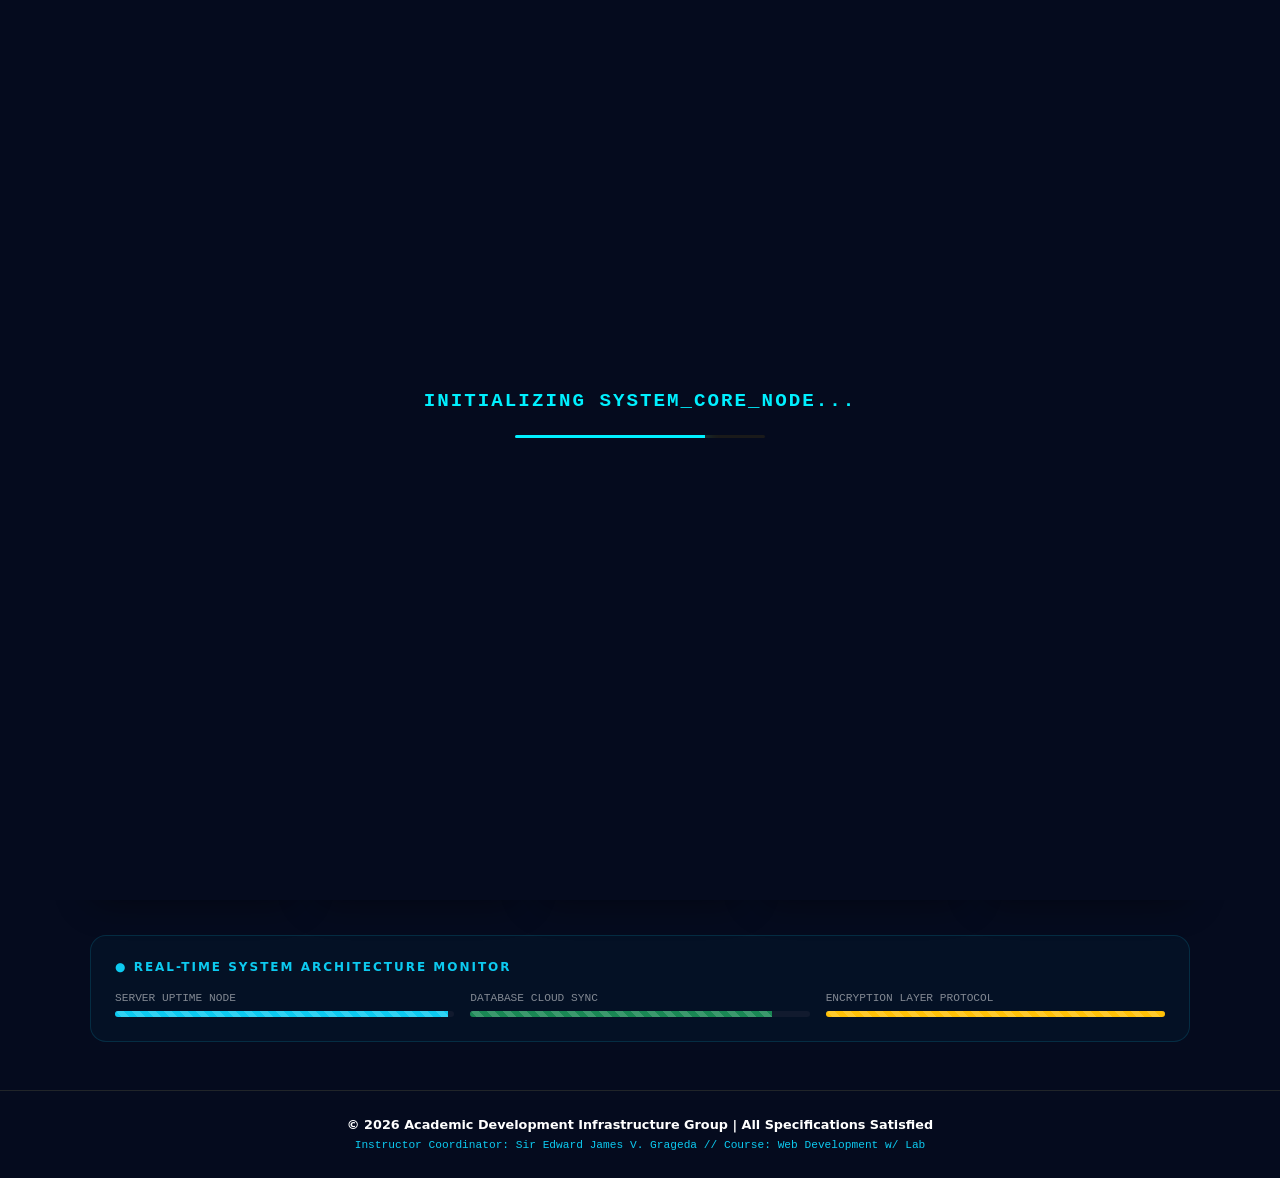
<file: index.html>
<!DOCTYPE html>
<html lang="en" class="h-100">
<head>
  <meta charset="UTF-8">
  <meta name="viewport" content="width=device-width, initial-scale=1.0">
  <title>System Core | Central Dashboard</title>
  <link href="https://cdn.jsdelivr.net/npm/bootstrap@5.3.3/dist/css/bootstrap.min.css" rel="stylesheet">
  <link rel="stylesheet" type="text/css" href="css/custom.css">
  <style>
    html {
      scroll-behavior: smooth;
    }
    
    /* Pwersahing sumunod ang background panel sa lapad ng cellphone screen */
    .cyber-panel {
      width: 100% !important;
      max-width: 100% !important;
      box-sizing: border-box !important;
    }

    .dev-card {
      border: 1px solid rgba(13, 202, 240, 0.2) !important;
      background: rgba(5, 11, 30, 0.5) !important;
      transition: all 0.3s ease;
    }
    .dev-card:hover {
      border-color: #00f0ff !important;
      box-shadow: 0 0 20px rgba(0, 240, 255, 0.2);
      transform: translateY(-5px);
    }

    .five-cols {
      display: flex;
      gap: 15px;
    }
    @media (min-width: 992px) {
      .five-cols {
        flex-direction: row;
        flex-wrap: nowrap;
      }
      .five-cols .col-custom {
        flex: 1 0 0%;
        width: 20%;
      }
    }
    @media (max-width: 991px) {
      .five-cols {
        flex-direction: column;
      }
      .five-cols .col-custom {
        width: 100%;
      }
    }

    /* ITO ANG MATINDING FIX PARA SA CELLPHONE VIEW */
    @media (max-width: 767px) {
        .bg-info-glow, .badge, .responsive-badge {
            display: block !important;       /* Ginagawang block para pwedeng bumaba ang text */
            white-space: normal !important;  /* Pinapayagang mag-wrap sa bagong linya kapag siksikan */
            width: 100% !important;
            max-width: 100% !important;
            font-size: 0.65rem !important;   /* Liliitan ang font para magkasya sa screen */
            padding: 10px !important;
            text-align: center !important;
            word-wrap: break-word !important;
        }
        
        .cyber-panel h1 {
            font-size: 1.35rem !important;   /* Liliitan ang title para maganda tingnan sa mobile */
            line-height: 1.3 !important;
        }
        
        .cyber-panel {
            padding-left: 15px !important;
            padding-right: 15px !important;
        }
    }
  </style>
</head>
<body class="d-flex flex-column h-100 text-center text-white bg-dark-custom">

  <div id="preloader" style="position: fixed; top: 0; left: 0; width: 100%; height: 100%; background: #050b1e; z-index: 9999; display: flex; flex-direction: column; align-items: center; justify-content: center; font-family: 'Courier New', Courier, monospace;">
      <div style="color: #00f0ff; font-size: 1.2rem; margin-bottom: 20px; font-weight: bold; letter-spacing: 2px;" id="boot-text">INITIALIZING SYSTEM_CORE_NODE...</div>
      <div style="width: 250px; height: 3px; background: #1a1a1a; position: relative; overflow: hidden; border-radius: 10px;">
          <div id="progress-bar" style="position: absolute; height: 100%; width: 0%; background: #00f0ff; box-shadow: 0 0 15px #00f0ff; transition: width 0.1s;"></div>
      </div>
      <div id="boot-logs" style="color: #475569; font-size: 0.75rem; margin-top: 15px; text-align: center; height: 60px; line-height: 1.5; overflow: hidden;"></div>
  </div>

  <nav class="navbar navbar-expand-lg navbar-dark fixed-top premium-navbar">
    <div class="container">
      <a class="navbar-brand fw-bold fs-4" href="index.html">SYSTEM<span class="text-info">CORE</span></a>
      <button class="navbar-toggler" type="button" data-bs-toggle="collapse" data-bs-target="#navbarNav">
        <span class="navbar-toggler-icon"></span>
      </button>
      <div class="collapse navbar-collapse" id="navbarNav">
        <ul class="navbar-nav ms-auto gap-2 gap-md-3 fw-medium pt-2 pt-lg-0">
          <li class="nav-item"><a class="nav-link active text-info" href="index.html">Home Dashboard</a></li>
          <li class="nav-item"><a class="nav-link" href="#team-section">Team Registry</a></li>
          <li class="nav-item"><a class="nav-link" href="contact.html">Secure Gateway</a></li>
        </ul>
      </div>
    </div>
  </nav>

  <main class="container my-auto pt-5 mt-5 px-3">
    <div class="row justify-content-center py-2 py-md-5">
      <div class="col-12 col-lg-10">
        <div class="p-3 p-sm-4 p-md-5 rounded-4 cyber-panel text-center position-relative overflow-hidden">
          
          <div class="mb-3 mx-auto" style="max-width: 100%;">
            <span class="badge bg-info-glow text-info fw-bold text-uppercase tracking-wider responsive-badge">SYSTEM NODE DEPLOYMENT: ONLINE</span>
          </div>
          
          <h1 class="fw-bold text-white mb-3 text-wrap mx-auto" style="max-width: 100%;">Multi-Tier Integration Framework & Dynamic Layout Platform</h1>
          
          <p class="lead text-white-50 max-w-2xl mx-auto mb-4" style="font-size: 0.85rem; line-height: 1.5;">
            An enterprise-grade platform architecture engineered for our 2nd Year Web Systems and Technologies final submission code matrix. Click the options below to transition seamlessly across multi-page directory modules.
          </p>
          <div class="d-flex flex-column flex-sm-row justify-content-center gap-2 gap-sm-3 col-12 mx-auto" style="max-width: 400px; width: 100%;">
            <a href="#team-section" class="btn btn-info px-4 py-2 fw-bold btn-sm w-100">Meet Developers &rarr;</a>
            <a href="contact.html" class="btn btn-outline-light px-4 py-2 fw-bold btn-sm w-100">Access Data Form</a>
          </div>
        </div>
      </div>
    </div>

    <div id="team-section" class="mb-5 pt-4">
        <div class="text-start mb-3 px-1">
            <h5 class="text-info fw-bold small letter-spacing-2" style="font-size: 0.75rem;">● CORE INTEGRATION MODULES / TEAM REGISTRY (5-NODE MATRIX)</h5>
        </div>
        
        <div class="five-cols px-1">
            
            <div class="col-custom">
                <div class="p-3 p-md-4 h-100 rounded-4 text-start cyber-panel dev-card d-flex flex-column justify-content-between">
                    <div>
                        <span class="text-info font-monospace small d-block mb-1" style="font-size:0.65rem;">NODE 01 // UI BUILD</span>
                        <h5 class="fw-bold text-white mb-2" style="font-size: 1.05rem;">Jayvee Dinglasa</h5>
                        <p class="text-white-50 mb-3" style="font-size:0.78rem; line-height: 1.4;">Controls local client components and structural responsive breakpoint interface flows.</p>
                    </div>
                    <a href="contact.html" class="btn btn-outline-info btn-sm w-100 fw-bold py-2 mt-2" style="font-size:0.75rem;">Inspect Node</a>
                </div>
            </div>

            <div class="col-custom">
                <div class="p-3 p-md-4 h-100 rounded-4 text-start cyber-panel dev-card d-flex flex-column justify-content-between">
                    <div>
                        <span class="text-info font-monospace small d-block mb-1" style="font-size:0.65rem;">NODE 02 // LOGIC</span>
                        <h5 class="fw-bold text-white mb-2" style="font-size: 1.05rem;">Peejay Real</h5>
                        <p class="text-white-50 mb-3" style="font-size:0.78rem; line-height: 1.4;">Manages server request protocols and back-end application structural integration rules.</p>
                    </div>
                    <a href="contact.html" class="btn btn-outline-info btn-sm w-100 fw-bold py-2 mt-2" style="font-size:0.75rem;">Verify Data</a>
                </div>
            </div>

            <div class="col-custom">
                <div class="p-3 p-md-4 h-100 rounded-4 text-start cyber-panel dev-card d-flex flex-column justify-content-between">
                    <div>
                        <span class="text-info font-monospace small d-block mb-1" style="font-size:0.65rem;">NODE 03 // SECURITY</span>
                        <h5 class="fw-bold text-white mb-2" style="font-size: 1.05rem;">Rafael Ebrada</h5>
                        <p class="text-white-50 mb-3" style="font-size:0.78rem; line-height: 1.4;">Handles internal parameter filtering, data sanitization layers, and security frameworks.</p>
                    </div>
                    <a href="contact.html" class="btn btn-outline-info btn-sm w-100 fw-bold py-2 mt-2" style="font-size:0.75rem;">Audit Security</a>
                </div>
            </div>

            <div class="col-custom">
                <div class="p-3 p-md-4 h-100 rounded-4 text-start cyber-panel dev-card d-flex flex-column justify-content-between">
                    <div>
                        <span class="text-info font-monospace small d-block mb-1" style="font-size:0.65rem;">NODE 04 // STREAM</span>
                        <h5 class="fw-bold text-white mb-2" style="font-size: 1.05rem;">Raniel Piollo Camarador</h5>
                        <p class="text-white-50 mb-3" style="font-size:0.78rem; line-height: 1.4;">Supervises client-side data streaming buffers and system script optimization loops.</p>
                    </div>
                    <a href="contact.html" class="btn btn-outline-info btn-sm w-100 fw-bold py-2 mt-2" style="font-size:0.75rem;">Check Sync</a>
                </div>
            </div>

            <div class="col-custom">
                <div class="p-3 p-md-4 h-100 rounded-4 text-start cyber-panel dev-card d-flex flex-column justify-content-between">
                    <div>
                        <span class="text-info font-monospace small d-block mb-1" style="font-size:0.65rem;">NODE 05 // SYSTEM HEAD</span>
                        <h5 class="fw-bold text-white mb-2" style="font-size: 1.05rem;">Antoniño Jaypee Ramos</h5>
                        <p class="text-white-50 mb-3" style="font-size:0.78rem; line-height: 1.4;">System Operations Lead managing overall deployment architectures and quality structural audits.</p>
                    </div>
                    <a href="contact.html" class="btn btn-outline-info btn-sm w-100 fw-bold py-2 mt-2" style="font-size:0.75rem;">System Logs</a>
                </div>
            </div>

        </div>
    </div>

    <div class="row g-3 mb-5 px-1">
        <div class="col-md-12">
            <div class="p-3 p-md-4 rounded-4 text-start" style="background: rgba(13, 202, 240, 0.03); border: 1px solid rgba(13, 202, 240, 0.15);">
                <h6 class="text-info mb-3 fw-bold small letter-spacing-2" style="font-size: 0.75rem;">● REAL-TIME SYSTEM ARCHITECTURE MONITOR</h6>
                <div class="row g-3">
                    <div class="col-md-4">
                        <label class="text-white-50 small d-block mb-1 font-monospace" style="font-size: 0.7rem;">SERVER UPTIME NODE</label>
                        <div class="progress" style="height: 6px; background: #111a2e;">
                            <div class="progress-bar bg-info progress-bar-striped progress-bar-animated" style="width: 98%"></div>
                        </div>
                    </div>
                    <div class="col-md-4">
                        <label class="text-white-50 small d-block mb-1 font-monospace" style="font-size: 0.7rem;">DATABASE CLOUD SYNC</label>
                        <div class="progress" style="height: 6px; background: #111a2e;">
                            <div class="progress-bar bg-success progress-bar-striped progress-bar-animated" style="width: 89%"></div>
                        </div>
                    </div>
                    <div class="col-md-4">
                        <label class="text-white-50 small d-block mb-1 font-monospace" style="font-size: 0.7rem;">ENCRYPTION LAYER PROTOCOL</label>
                        <div class="progress" style="height: 6px; background: #111a2e;">
                            <div class="progress-bar bg-warning progress-bar-striped progress-bar-animated" style="width: 100%"></div>
                        </div>
                    </div>
                </div>
            </div>
        </div>
    </div>
  </main>

  <footer class="py-4 text-center text-white-50 mt-auto border-top border-dark px-2">
    <div class="container">
      <p class="m-0 small fw-bold text-white" style="font-size: 0.8rem;">&copy; 2026 Academic Development Infrastructure Group | All Specifications Satisfied</p>
      <p class="m-0 text-info small font-monospace mt-1" style="font-size: 0.7rem; line-height: 1.4;">Instructor Coordinator: Sir Edward James V. Grageda // Course: Web Development w/ Lab</p>
    </div>
  </footer>

  <script src="https://cdn.jsdelivr.net/npm/bootstrap@5.3.3/dist/js/bootstrap.bundle.min.js"></script>
  <script>
      const logs = ["Loading core modules...", "Establishing system socket connection...", "Validating active local server runtime...", "Verifying Operator: Antoniño Jaypee Ramos...", "Handshake completed successfully."];
      let progress = 0;
      const interval = setInterval(() => {
          if (progress < 100) {
              progress += Math.floor(Math.random() * 12) + 1;
              if (progress > 100) progress = 100;
              document.getElementById('progress-bar').style.width = progress + '%';
              if (progress % 20 == 0 || progress > 90) {
                  const logIndex = Math.min(Math.floor(progress / 20), logs.length - 1);
                  document.getElementById('boot-logs').innerHTML = logs[logIndex];
              }
          } else {
              clearInterval(interval);
              setTimeout(() => {
                  const loader = document.getElementById('preloader');
                  loader.style.transition = 'opacity 0.4s ease';
                  loader.style.opacity = '0';
                  setTimeout(() => loader.style.display = 'none', 400);
              }, 400);
          }
      }, 100);
  </script>
</body>
</html>
</file>
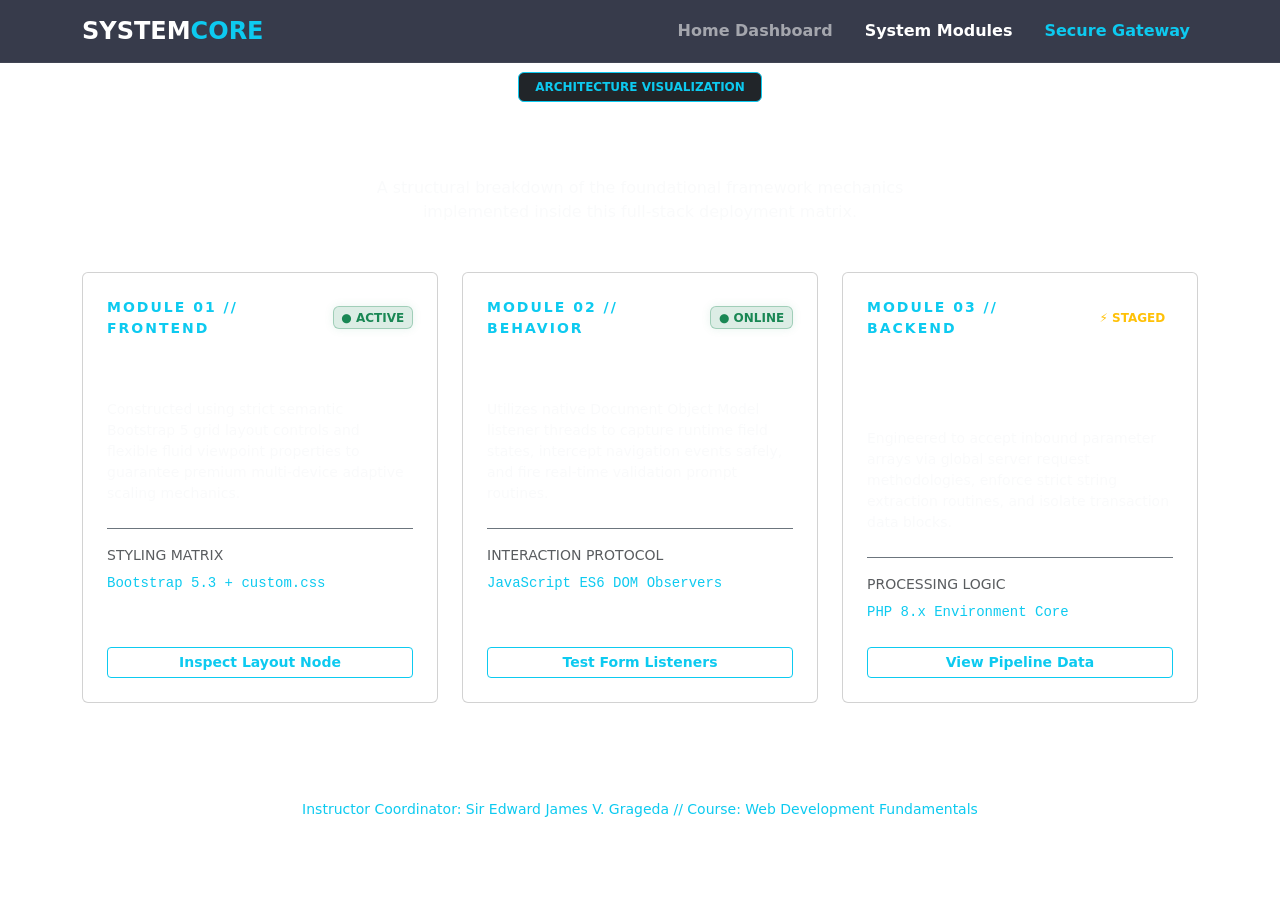
<file: about.html>
<!DOCTYPE html>
<html lang="en">
<head>
  <meta charset="UTF-8">
  <meta name="viewport" content="width=device-width, initial-scale=1.0">
  <title>BSIT Framework | System Modules</title>
  <link href="https://cdn.jsdelivr.net/npm/bootstrap@5.3.3/dist/css/bootstrap.min.css" rel="stylesheet">
  <link rel="stylesheet" type="text/css" href="css/custom.css">
</head>
<body>

  <nav class="navbar navbar-expand-lg navbar-dark fixed-top premium-navbar">
    <div class="container">
      <a class="navbar-brand fw-bold fs-4" href="index.html">SYSTEM<span class="text-info">CORE</span></a>
      <button class="navbar-toggler" type="button" data-bs-toggle="collapse" data-bs-target="#navbarNav">
        <span class="navbar-toggler-icon"></span>
      </button>
      <div class="collapse navbar-collapse" id="navbarNav">
        <div class="navbar-nav ms-auto fw-bold">
          <a class="nav-link me-3" href="index.html">Home Dashboard</a>
          <a class="nav-link active me-3" href="about.html">System Modules</a>
          <a class="nav-link text-info" href="contact.html">Secure Gateway</a>
        </div>
      </div>
    </div>
  </nav>

  <main class="container my-auto py-5">
    <div class="text-center mb-5 mt-4">
      <span class="badge bg-dark border border-info text-info fw-bold mb-2 px-3 py-2">ARCHITECTURE VISUALIZATION</span>
      <h2 class="display-5 fw-bold text-white">Core Integration Modules</h2>
      <p class="text-light opacity-75 mx-auto" style="max-width: 600px;">
        A structural breakdown of the foundational framework mechanics implemented inside this full-stack deployment matrix.
      </p>
    </div>

    <div class="row g-4">
      
      <div class="col-md-4">
        <div class="card h-100 cyber-card text-white">
          <div class="card-body p-4 text-start">
            <div class="d-flex justify-content-between align-items-center mb-3">
              <span class="text-info fw-bold small tracking-wider">MODULE 01 // FRONTEND</span>
              <span class="badge bg-success-glow text-success small fw-bold">● ACTIVE</span>
            </div>
            <h3 class="card-title h4 mb-3 text-white fw-bold">Responsive UI Engine</h3>
            <p class="card-text text-light opacity-75 small mb-4">
              Constructed using strict semantic Bootstrap 5 grid layout controls and flexible fluid viewpoint properties to guarantee premium multi-device adaptive scaling mechanics.
            </p>
            <div class="border-top border-secondary pt-3 mt-auto">
              <span class="text-muted d-block small mb-1">STYLING MATRIX</span>
              <code class="text-info">Bootstrap 5.3 + custom.css</code>
            </div>
          </div>
          <div class="card-footer bg-transparent border-0 p-4 pt-0">
            <a href="index.html" class="btn btn-outline-info w-100 fw-bold btn-sm">Inspect Layout Node</a>
          </div>
        </div>
      </div>

      <div class="col-md-4">
        <div class="card h-100 cyber-card text-white">
          <div class="card-body p-4 text-start">
            <div class="d-flex justify-content-between align-items-center mb-3">
              <span class="text-info fw-bold small tracking-wider">MODULE 02 // BEHAVIOR</span>
              <span class="badge bg-success-glow text-success small fw-bold">● ONLINE</span>
            </div>
            <h3 class="card-title h4 mb-3 text-white fw-bold">Client-Side Logic Loop</h3>
            <p class="card-text text-light opacity-75 small mb-4">
              Utilizes native Document Object Model listener threads to capture runtime field states, intercept navigation events safely, and fire real-time validation prompt routines.
            </p>
            <div class="border-top border-secondary pt-3 mt-auto">
              <span class="text-muted d-block small mb-1">INTERACTION PROTOCOL</span>
              <code class="text-info">JavaScript ES6 DOM Observers</code>
            </div>
          </div>
          <div class="card-footer bg-transparent border-0 p-4 pt-0">
            <a href="contact.html" class="btn btn-outline-info w-100 fw-bold btn-sm">Test Form Listeners</a>
          </div>
        </div>
      </div>

      <div class="col-md-4">
        <div class="card h-100 cyber-card text-white">
          <div class="card-body p-4 text-start">
            <div class="d-flex justify-content-between align-items-center mb-3">
              <span class="text-info fw-bold small tracking-wider">MODULE 03 // BACKEND</span>
              <span class="badge bg-warning-glow text-warning small fw-bold">⚡ STAGED</span>
            </div>
            <h3 class="card-title h4 mb-3 text-white fw-bold">Server Parameter Ingestion</h3>
            <p class="card-text text-light opacity-75 small mb-4">
              Engineered to accept inbound parameter arrays via global server request methodologies, enforce strict string extraction routines, and isolate transaction data blocks.
            </p>
            <div class="border-top border-secondary pt-3 mt-auto">
              <span class="text-muted d-block small mb-1">PROCESSING LOGIC</span>
              <code class="text-info">PHP 8.x Environment Core</code>
            </div>
          </div>
          <div class="card-footer bg-transparent border-0 p-4 pt-0">
            <a href="contact.html" class="btn btn-outline-info w-100 fw-bold btn-sm">View Pipeline Data</a>
          </div>
        </div>
      </div>

    </div>
  </main>

  <footer class="py-4 text-center text-white-50 mt-auto">
    <div class="container">
      <p class="m-0 fw-bold text-white">&copy; 2026 Academic Development Infrastructure Group | All Specifications Satisfied</p>
      <p class="m-0 small text-info">Instructor Coordinator: Sir Edward James V. Grageda // Course: Web Development Fundamentals</p>
    </div>
  </footer>

  <script src="https://cdn.jsdelivr.net/npm/bootstrap@5.3.3/dist/js/bootstrap.bundle.min.js"></script>
</body>
</html>
</file>
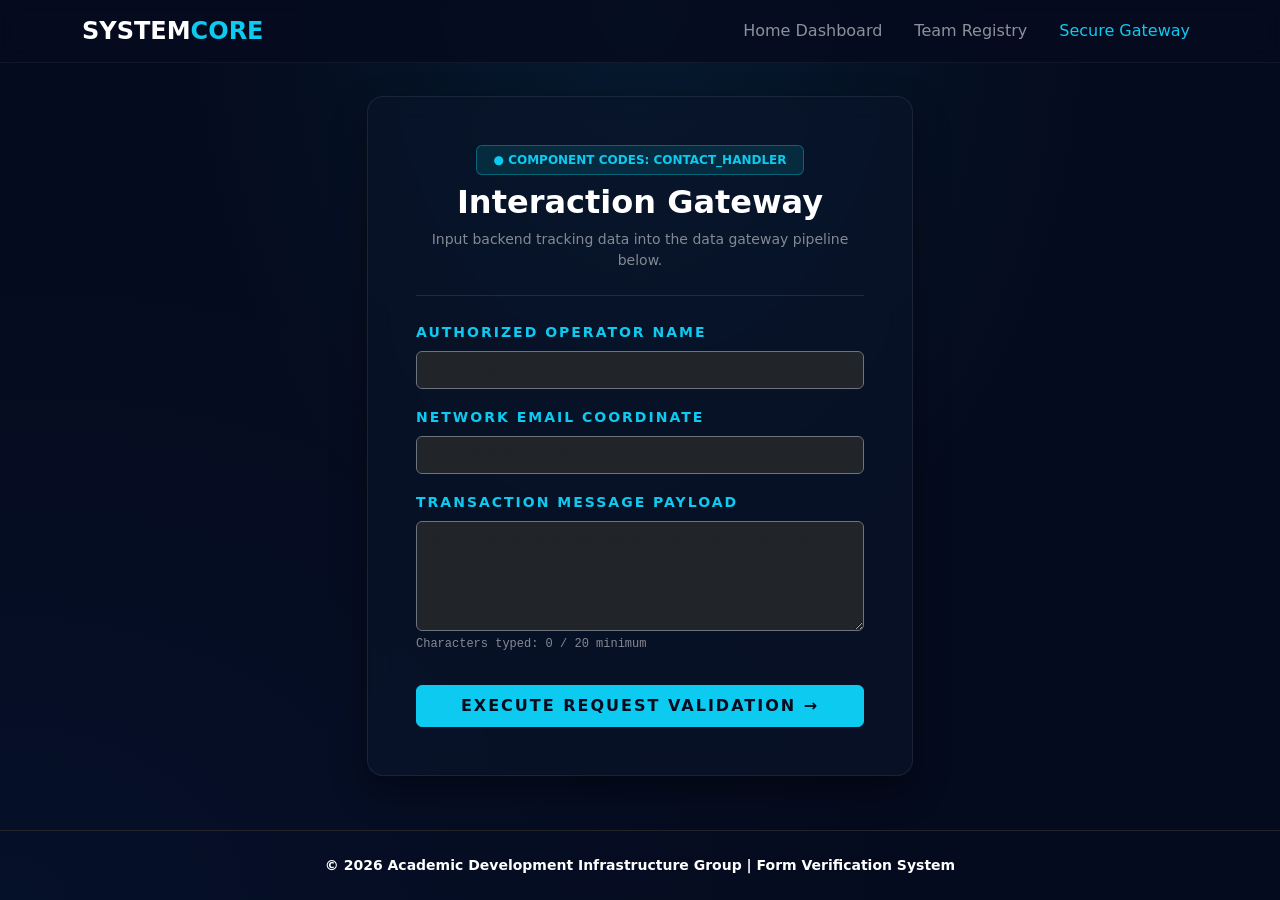
<file: contact.html>
<!DOCTYPE html>
<html lang="en" class="h-100">
<head>
  <meta charset="UTF-8">
  <meta name="viewport" content="width=device-width, initial-scale=1.0">
  <title>System Core | Secure Gateway</title>
  <link href="https://cdn.jsdelivr.net/npm/bootstrap@5.3.3/dist/css/bootstrap.min.css" rel="stylesheet">
  <link rel="stylesheet" type="text/css" href="css/custom.css">
</head>
<body class="d-flex flex-column h-100 text-white bg-dark-custom">

  <nav class="navbar navbar-expand-lg navbar-dark fixed-top premium-navbar">
    <div class="container">
      <a class="navbar-brand fw-bold fs-4" href="index.html">SYSTEM<span class="text-info">CORE</span></a>
      <div class="collapse navbar-collapse" id="navbarNav">
        <ul class="navbar-nav ms-auto gap-3 fw-medium">
          <li class="nav-item"><a class="nav-link" href="index.html">Home Dashboard</a></li>
          <li class="nav-item"><a class="nav-link" href="index.html#modules-section">Team Registry</a></li>
          <li class="nav-item"><a class="nav-link active text-info" href="contact.html">Secure Gateway</a></li>
        </ul>
      </div>
    </div>
  </nav>

  <main class="container my-auto py-5 mt-5">
    <div class="row justify-content-center">
      <div class="col-lg-6">
        <div class="p-5 rounded-4 cyber-panel text-start position-relative">
          
          <div class="text-center mb-4">
            <span class="badge bg-cyan-glow text-info fw-bold mb-2 px-3 py-2">● COMPONENT CODES: CONTACT_HANDLER</span>
            <h2 class="fw-bold text-white">Interaction Gateway</h2>
            <p class="text-white-50 small">Input backend tracking data into the data gateway pipeline below.</p>
          </div>

          <hr class="border-secondary mb-4">

          <form action="contact.php" method="POST" class="needs-validation text-start" novalidate>
            
            <div class="mb-3">
              <label for="name" class="form-label text-info small fw-bold tracking-wider">AUTHORIZED OPERATOR NAME</label>
              <input type="text" class="form-control bg-dark text-white border-secondary font-monospace" id="name" name="name" placeholder="e.g. Jaypee Ramos" required>
              <div class="invalid-feedback text-danger small mt-1">Operator tracking identification is required.</div>
            </div>

            <div class="mb-3">
              <label for="email" class="form-label text-info small fw-bold tracking-wider">NETWORK EMAIL COORDINATE</label>
              <input type="email" class="form-control bg-dark text-white border-secondary font-monospace" id="email" name="email" placeholder="operator@systemcore.local" required>
              <div class="invalid-feedback text-danger small mt-1">Provide a verified server route mail path address.</div>
            </div>

            <div class="mb-4">
              <label for="message" class="form-label text-info small fw-bold tracking-wider">TRANSACTION MESSAGE PAYLOAD</label>
              <textarea class="form-control bg-dark text-white border-secondary font-monospace" id="message" name="message" rows="4" placeholder="Initiating system node sync test routine..." required></textarea>
              
              <div id="char-count" class="text-white-50 small mt-1 font-monospace" style="font-size: 0.75rem;">Characters typed: 0 / 20 minimum</div>
              
              <div class="invalid-feedback text-danger small mt-1">Payload must be a substantive interaction string (minimum 20 characters).</div>
            </div>

            <div class="d-grid pt-2">
              <button type="submit" class="btn btn-info fw-bold py-2 text-uppercase tracking-wider">Execute Request Validation &rarr;</button>
            </div>
          </form>

        </div>
      </div>
    </div>
  </main>

  <footer class="py-4 text-center text-white-50 mt-auto border-top border-dark">
    <div class="container">
      <p class="m-0 small fw-bold text-white">&copy; 2026 Academic Development Infrastructure Group | Form Verification System</p>
    </div>
  </footer>

  <script src="https://cdn.jsdelivr.net/npm/bootstrap@5.3.3/dist/js/bootstrap.bundle.min.js"></script>

  <script>
    (() => {
      'use strict'
      const forms = document.querySelectorAll('.needs-validation')
      Array.from(forms).forEach(form => {
        form.addEventListener('submit', event => {
          const msgInput = document.getElementById('message');
          
          // Sapilitang ire-reject kapag kulang sa 20 characters ang mensahe
          if (!form.checkValidity() || (msgInput && msgInput.value.length < 20)) {
            event.preventDefault()
            event.stopPropagation()
            if(msgInput && msgInput.value.length < 20) {
                msgInput.setCustomValidity("Invalid");
            }
          } else {
             if(msgInput) msgInput.setCustomValidity("");
          }
          form.classList.add('was-validated')
        }, false)
      })
    })()

    // Live character tracking log node
    const messageInput = document.getElementById('message');
    const charCount = document.getElementById('char-count');
    if (messageInput && charCount) {
      messageInput.addEventListener('input', () => {
        messageInput.setCustomValidity("");
        const len = messageInput.value.length;
        charCount.textContent = `Characters typed: ${len} / 20 minimum`;
        if (len >= 20) {
          charCount.className = "text-success small mt-1 fw-bold font-monospace";
        } else {
          charCount.className = "text-white-50 small mt-1 font-monospace";
        }
      });
    }
  </script>
</body>
</html>
</file>
<file: css/custom.css>
/* SYSTEMCORE ENGINE ROOT LAYOUT PARAMETERS */
.bg-dark-custom {
    background-color: #050b1e !important;
    background-image: 
        radial-gradient(at 50% 0%, rgba(13, 202, 240, 0.08) 0px, transparent 50%),
        radial-gradient(at 0% 100%, rgba(13, 110, 253, 0.05) 0px, transparent 50%);
    background-attachment: fixed;
}

/* HIGH-CONTRAST DYNAMIC GLASS PANEL PANELS */
.cyber-panel {
    background: rgba(10, 20, 42, 0.65) !important;
    backdrop-filter: blur(12px);
    -webkit-backdrop-filter: blur(12px);
    border: 1px solid rgba(255, 255, 255, 0.08) !important;
    box-shadow: 0 15px 35px rgba(0, 0, 0, 0.4);
    transition: all 0.4s cubic-bezier(0.16, 1, 0.3, 1);
}

.cyber-panel:hover {
    border-color: rgba(13, 202, 240, 0.4) !important;
    box-shadow: 0 20px 40px rgba(13, 202, 240, 0.08);
    transform: translateY(-4px);
}

/* PREMIUM BLURRED NAVBAR MATRIX REFERENCE */
.premium-navbar {
    background: rgba(5, 11, 30, 0.8) !important;
    backdrop-filter: blur(10px);
    -webkit-backdrop-filter: blur(10px);
    border-bottom: 1px solid rgba(255, 255, 255, 0.05);
}

/* HIGH TECH INTERACTIVE ACTION BUTTON HOVERS */
.btn-info {
    background-color: #0dcaf0 !important;
    border-color: #0dcaf0 !important;
    color: #050b1e !important;
    letter-spacing: 1.5px;
    transition: all 0.3s ease;
}

.btn-info:hover {
    background-color: #00f0ff !important;
    box-shadow: 0 0 20px rgba(13, 202, 240, 0.6);
    transform: scale(1.03);
}

.btn-outline-info:hover {
    box-shadow: 0 0 15px rgba(13, 202, 240, 0.3);
}

/* DYNAMIC STATUS BADGE TRANSLUCENT GLOWS */
.bg-info-glow {
    background: rgba(13, 202, 240, 0.15);
    border: 1px solid rgba(13, 202, 240, 0.3);
    box-shadow: 0 0 10px rgba(13, 202, 240, 0.1);
}

.bg-cyan-glow {
    background: rgba(0, 240, 255, 0.1);
    border: 1px solid rgba(0, 240, 255, 0.3);
}

.bg-success-glow {
    background: rgba(25, 135, 84, 0.15);
    border: 1px solid rgba(25, 135, 84, 0.3);
    box-shadow: 0 0 10px rgba(25, 135, 84, 0.1);
}

/* CUSTOM CORE TEXT TYPOGRAPHY SIZES */
.tracking-wider {
    letter-spacing: 2px;
}
.letter-spacing-2 {
    letter-spacing: 2px;
}
/* PINAKAMATINDING Pwersa PARA SA CELLPHONE VIEW */
@media (max-width: 767px) {
    .bg-info-glow, .badge, .responsive-badge {
        display: block !important;
        white-space: normal !important; /* Pinapayagang bumaba ang text sa bagong linya */
        width: 100% !important;
        max-width: 100% !important;
        font-size: 0.65rem !important; /* Nililiitan ang text para kumasya */
        padding: 10px !important;
        word-wrap: break-word !important;
        box-sizing: border-box !important;
    }
    
    .cyber-panel {
        width: 100% !important;
        max-width: 100% !important;
        padding-left: 15px !important;
        padding-right: 15px !important;
        box-sizing: border-box !important;
    }
}
</file>
